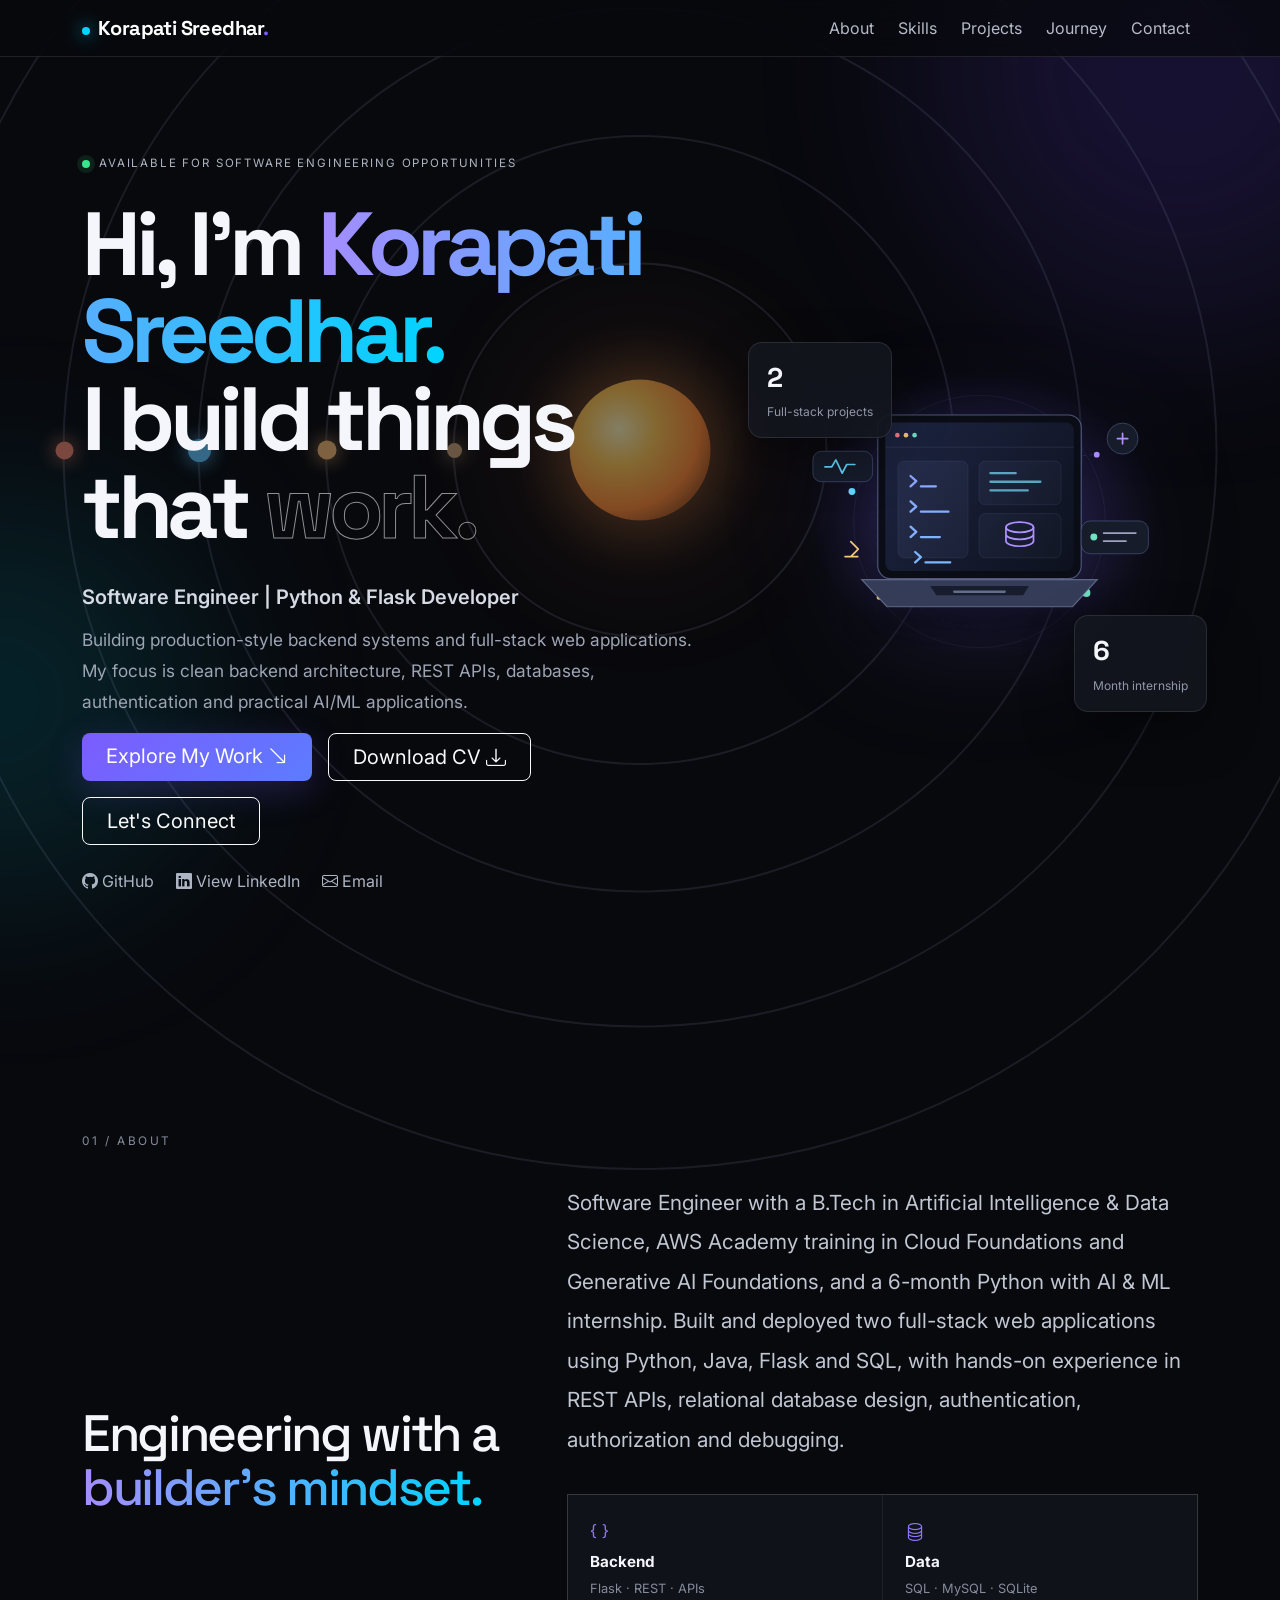
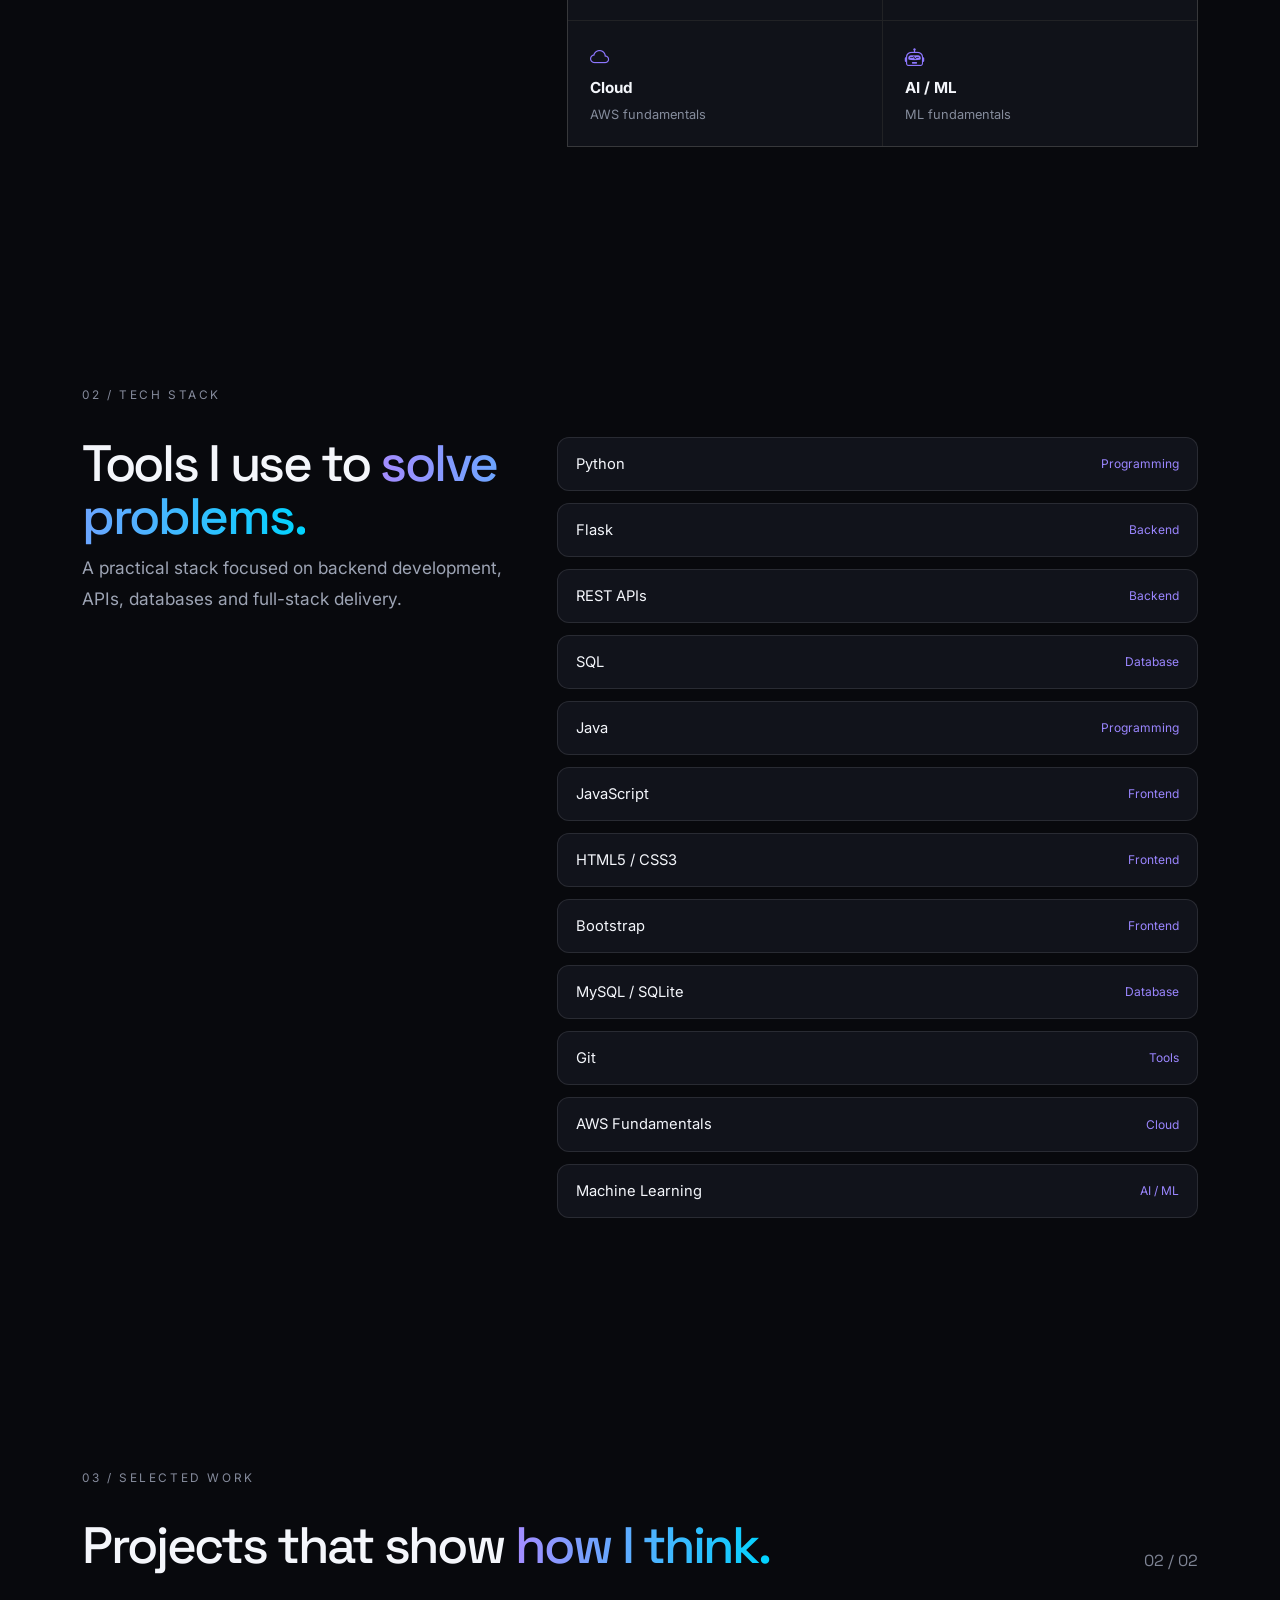
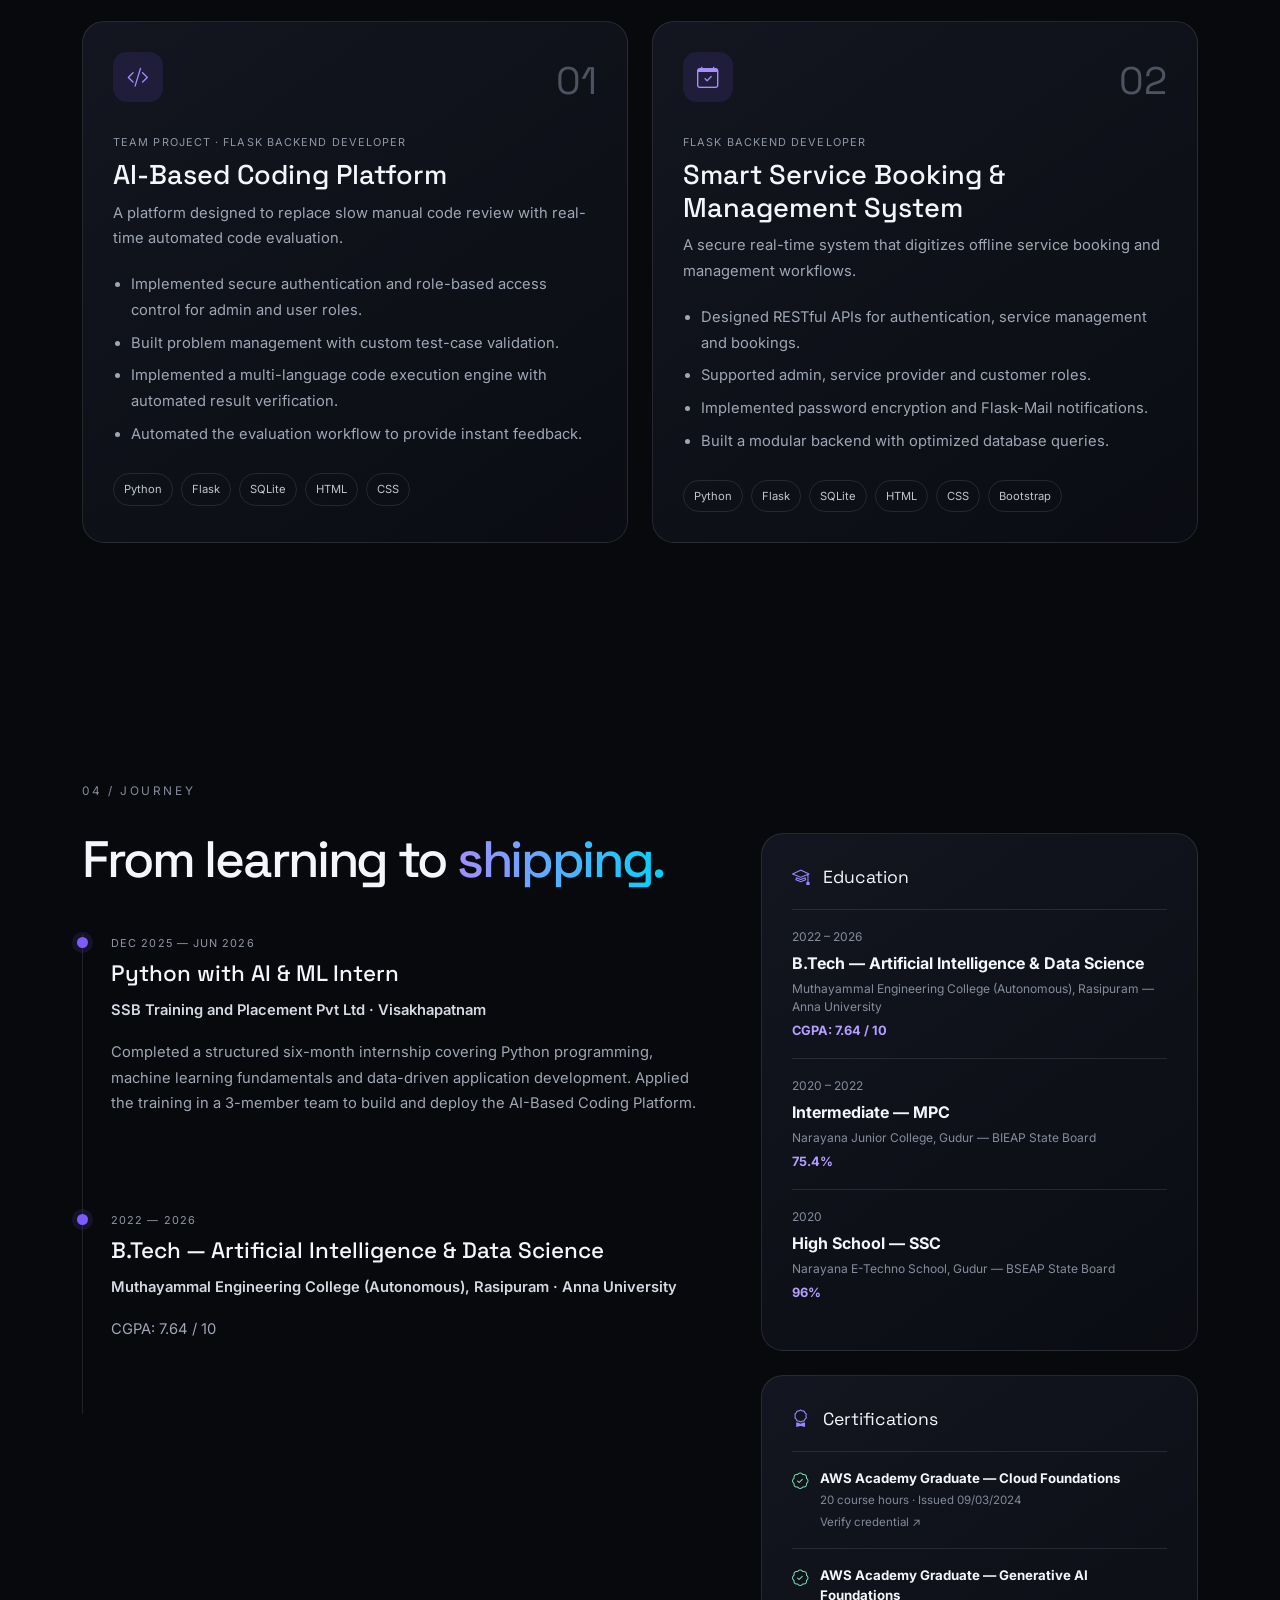
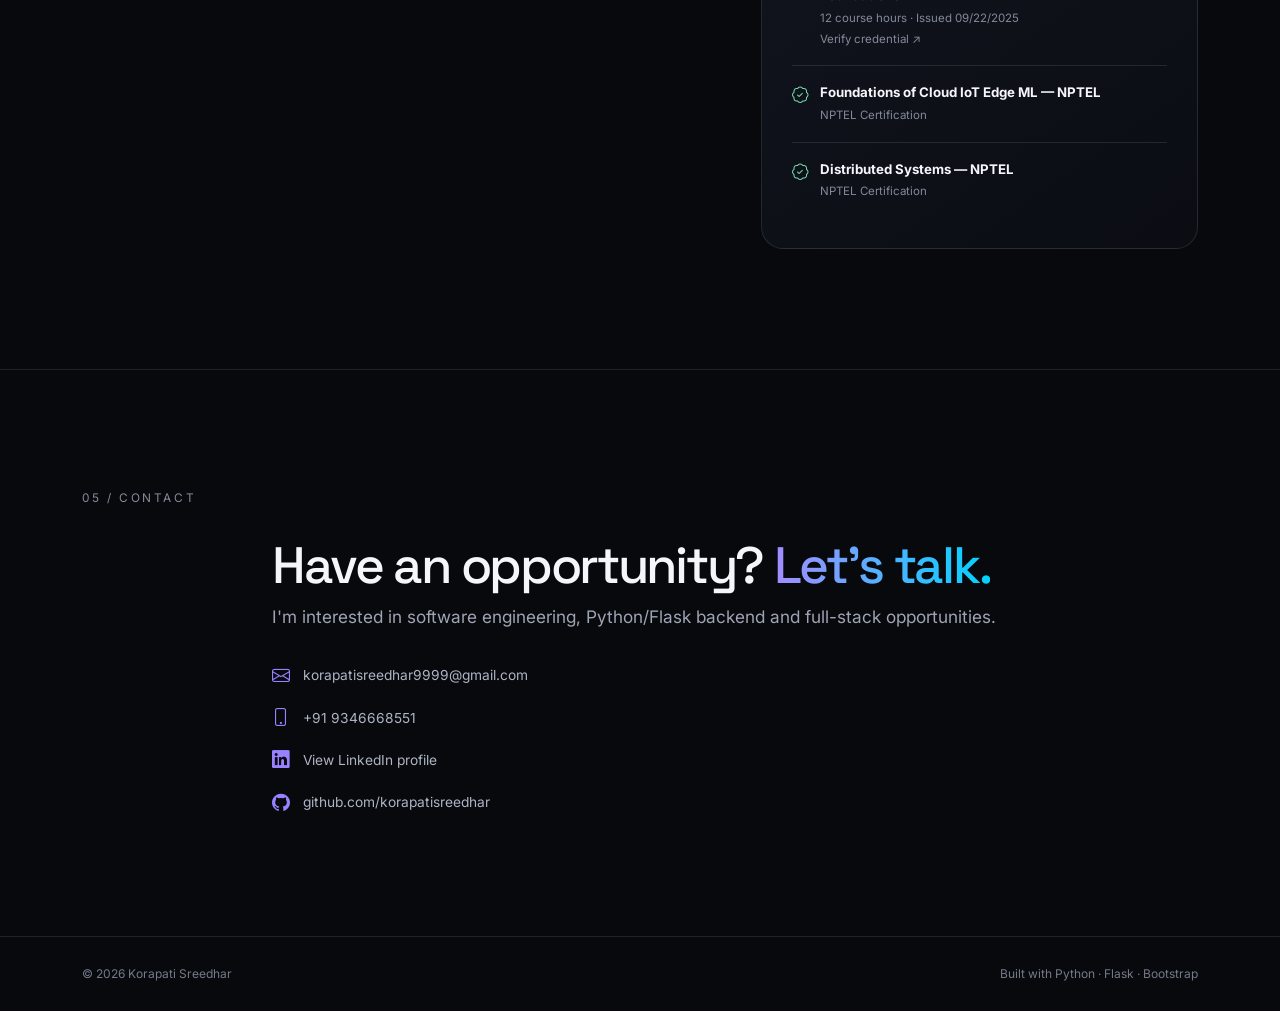
<file: index.html>
<!doctype html>
<html lang="en">
<head>
  <meta charset="utf-8">
  <meta name="viewport" content="width=device-width, initial-scale=1">
  <meta name="description" content="Portfolio of Korapati Sreedhar — Software Engineer, Python and Flask Developer.">
  <meta name="keywords" content="Korapati Sreedhar, Python Developer, Flask Developer, Software Engineer, REST API, AWS, AI Data Science">
  <meta name="author" content="Korapati Sreedhar">
  <title>Korapati Sreedhar | Software Engineer | Python & Flask Developer</title>

  <link rel="icon" type="image/svg+xml" href="static/img/favicon.svg">
  <link rel="preconnect" href="https://fonts.googleapis.com">
  <link rel="preconnect" href="https://fonts.gstatic.com" crossorigin>
  <link href="https://fonts.googleapis.com/css2?family=Inter:wght@400;500;600;700;800&family=Space+Grotesk:wght@500;600;700&display=swap" rel="stylesheet">
  <link href="https://cdn.jsdelivr.net/npm/bootstrap@5.3.3/dist/css/bootstrap.min.css" rel="stylesheet">
  <link href="https://cdn.jsdelivr.net/npm/bootstrap-icons@1.11.3/font/bootstrap-icons.css" rel="stylesheet">
  <link rel="stylesheet" href="static/css/style.css">
</head>
<body data-bs-spy="scroll" data-bs-target="#mainNav">

<div class="bg-grid"></div>
<div class="orb orb-one"></div>
<div class="orb orb-two"></div>
<div class="solar-system" aria-hidden="true">
  <div class="sun"></div>
  <div class="orbit orbit-one"><span class="orbit-planet planet-one"></span></div>
  <div class="orbit orbit-two"><span class="orbit-planet planet-two"></span></div>
  <div class="orbit orbit-three"><span class="orbit-planet planet-three"></span></div>
  <div class="orbit orbit-four"><span class="orbit-planet planet-four"></span></div>
  <div class="orbit orbit-five"><span class="orbit-planet planet-five"></span></div>
</div>

<nav id="mainNav" class="navbar navbar-expand-lg navbar-dark fixed-top glass-nav">
  <div class="container">
    <a class="navbar-brand fw-bold" href="#home"><span class="brand-dot"></span>Korapati Sreedhar<span class="accent">.</span></a>
    <button class="navbar-toggler" type="button" data-bs-toggle="collapse" data-bs-target="#navMenu">
      <span class="navbar-toggler-icon"></span>
    </button>
    <div class="collapse navbar-collapse" id="navMenu">
      <ul class="navbar-nav ms-auto align-items-lg-center gap-lg-2">
        <li class="nav-item"><a class="nav-link" href="#about">About</a></li>
        <li class="nav-item"><a class="nav-link" href="#skills">Skills</a></li>
        <li class="nav-item"><a class="nav-link" href="#projects">Projects</a></li>
        <li class="nav-item"><a class="nav-link" href="#experience">Journey</a></li>
        <li class="nav-item"><a class="nav-link" href="#contact">Contact</a></li>
      </ul>
    </div>
  </div>
</nav>

<main id="home">
<section class="hero section-pad">
  <div class="container">
    <div class="row align-items-center g-5">
      <div class="col-lg-7 reveal">
        <div class="eyebrow"><span class="pulse"></span> AVAILABLE FOR SOFTWARE ENGINEERING OPPORTUNITIES</div>
        <h1>Hi, I'm <span class="gradient-text"> Korapati Sreedhar.</span><br> I build things that <span class="outline-text">work.</span></h1>
        <p class="hero-role">Software Engineer | Python & Flask Developer</p>
        <p class="hero-copy">Building production-style backend systems and full-stack web applications. My focus is clean backend architecture, REST APIs, databases, authentication and practical AI/ML applications.</p>
        <div class="d-flex flex-wrap gap-3">
          <a class="btn btn-primary btn-lg px-4" href="#projects">Explore My Work <i class="bi bi-arrow-down-right"></i></a>
          <a class="btn btn-outline-light btn-lg px-4" href="/download-cv">Download CV <i class="bi bi-download"></i></a>
          <a class="btn btn-outline-light btn-lg px-4" href="#contact">Let's Connect</a>
        </div>
        <div class="social-row mt-4">
          <a href="https://github.com/korapatisreedhar" target="_blank" rel="noopener"><i class="bi bi-github"></i> GitHub</a>
          <a href="https://www.linkedin.com/in/sreedhar-korapati-77a0b024a" target="_blank" rel="noopener"><i class="bi bi-linkedin"></i> View LinkedIn</a>
          <a href="mailto:korapatisreedhar9999@gmail.com"><i class="bi bi-envelope"></i> Email</a>
        </div>
      </div>
      <div class="col-lg-5 reveal">
        <div class="hero-card">
          <img class="hero-illustration" src="static/img/engineering-illustration.svg" alt="Illustration of a software engineer's workstation with code, data, and connected systems">
          <div class="floating-stat stat-one"><strong>2</strong><span>Full-stack projects</span></div>
          <div class="floating-stat stat-two"><strong>6</strong><span>Month internship</span></div>
        </div>
      </div>
    </div>
  </div>
</section>

<section id="about" class="section-pad">
  <div class="container">
    <div class="section-label">01 / ABOUT</div>
    <div class="row g-5 align-items-center">
      <div class="col-lg-5 reveal">
        <h2>Engineering with a <span class="gradient-text">builder's mindset.</span></h2>
      </div>
      <div class="col-lg-7 reveal">
        <p class="large-copy">Software Engineer with a B.Tech in Artificial Intelligence & Data Science, AWS Academy training in Cloud Foundations and Generative AI Foundations, and a 6-month Python with AI & ML internship. Built and deployed two full-stack web applications using Python, Java, Flask and SQL, with hands-on experience in REST APIs, relational database design, authentication, authorization and debugging.</p>
        <div class="mini-grid">
          <div><i class="bi bi-braces"></i><strong>Backend</strong><span>Flask · REST · APIs</span></div>
          <div><i class="bi bi-database"></i><strong>Data</strong><span>SQL · MySQL · SQLite</span></div>
          <div><i class="bi bi-cloud"></i><strong>Cloud</strong><span>AWS fundamentals</span></div>
          <div><i class="bi bi-robot"></i><strong>AI / ML</strong><span>ML fundamentals</span></div>
        </div>
      </div>
    </div>
  </div>
</section>

<section id="skills" class="section-pad">
  <div class="container">
    <div class="section-label">02 / TECH STACK</div>
    <div class="row g-4">
      <div class="col-lg-5 reveal">
        <h2>Tools I use to <span class="gradient-text">solve problems.</span></h2>
        <p class="muted">A practical stack focused on backend development, APIs, databases and full-stack delivery.</p>
      </div>
      <div class="col-lg-7">
        
        <div class="skill-item reveal"><span>Python</span><small>Programming</small></div>
        
        <div class="skill-item reveal"><span>Flask</span><small>Backend</small></div>
        
        <div class="skill-item reveal"><span>REST APIs</span><small>Backend</small></div>
        
        <div class="skill-item reveal"><span>SQL</span><small>Database</small></div>
        
        <div class="skill-item reveal"><span>Java</span><small>Programming</small></div>
        
        <div class="skill-item reveal"><span>JavaScript</span><small>Frontend</small></div>
        
        <div class="skill-item reveal"><span>HTML5 / CSS3</span><small>Frontend</small></div>
        
        <div class="skill-item reveal"><span>Bootstrap</span><small>Frontend</small></div>
        
        <div class="skill-item reveal"><span>MySQL / SQLite</span><small>Database</small></div>
        
        <div class="skill-item reveal"><span>Git</span><small>Tools</small></div>
        
        <div class="skill-item reveal"><span>AWS Fundamentals</span><small>Cloud</small></div>
        
        <div class="skill-item reveal"><span>Machine Learning</span><small>AI / ML</small></div>
        
      </div>
    </div>
  </div>
</section>

<section id="projects" class="section-pad">
  <div class="container">
    <div class="section-label">03 / SELECTED WORK</div>
    <div class="d-flex flex-wrap justify-content-between align-items-end gap-3 mb-5">
      <h2 class="mb-0">Projects that show <span class="gradient-text">how I think.</span></h2>
      <span class="project-count">02 / 02</span>
    </div>
    <div class="row g-4">
      
      <div class="col-lg-6 reveal">
        <article class="project-card">
          <div class="project-top">
            <div class="project-icon"><i class="bi bi-code-slash"></i></div>
            <span class="project-number">01</span>
          </div>
          <div class="project-type">Team Project · Flask Backend Developer</div>
          <h3>AI-Based Coding Platform</h3>
          <p>A platform designed to replace slow manual code review with real-time automated code evaluation.</p>
          <ul>
            <li>Implemented secure authentication and role-based access control for admin and user roles.</li><li>Built problem management with custom test-case validation.</li><li>Implemented a multi-language code execution engine with automated result verification.</li><li>Automated the evaluation workflow to provide instant feedback.</li>
          </ul>
          <div class="stack-row">
            <span>Python</span><span>Flask</span><span>SQLite</span><span>HTML</span><span>CSS</span>
          </div>
        </article>
      </div>
      
      <div class="col-lg-6 reveal">
        <article class="project-card">
          <div class="project-top">
            <div class="project-icon"><i class="bi bi-calendar-check"></i></div>
            <span class="project-number">02</span>
          </div>
          <div class="project-type">Flask Backend Developer</div>
          <h3>Smart Service Booking & Management System</h3>
          <p>A secure real-time system that digitizes offline service booking and management workflows.</p>
          <ul>
            <li>Designed RESTful APIs for authentication, service management and bookings.</li><li>Supported admin, service provider and customer roles.</li><li>Implemented password encryption and Flask-Mail notifications.</li><li>Built a modular backend with optimized database queries.</li>
          </ul>
          <div class="stack-row">
            <span>Python</span><span>Flask</span><span>SQLite</span><span>HTML</span><span>CSS</span><span>Bootstrap</span>
          </div>
        </article>
      </div>
      
    </div>
  </div>
</section>

<section id="experience" class="section-pad">
  <div class="container">
    <div class="section-label">04 / JOURNEY</div>
    <div class="row g-5">
      <div class="col-lg-7 reveal">
        <h2>From learning to <span class="gradient-text">shipping.</span></h2>
        <div class="timeline mt-5">
          <div class="timeline-item">
            <span class="timeline-dot"></span>
            <div class="timeline-date">DEC 2025 — JUN 2026</div>
            <h3>Python with AI & ML Intern</h3>
            <p class="company">SSB Training and Placement Pvt Ltd · Visakhapatnam</p>
            <p>Completed a structured six-month internship covering Python programming, machine learning fundamentals and data-driven application development. Applied the training in a 3-member team to build and deploy the AI-Based Coding Platform.</p>
          </div>
          <div class="timeline-item">
            <span class="timeline-dot"></span>
            <div class="timeline-date">2022 — 2026</div>
            <h3>B.Tech — Artificial Intelligence & Data Science</h3>
            <p class="company">Muthayammal Engineering College (Autonomous), Rasipuram · Anna University</p>
            <p>CGPA: 7.64 / 10</p>
          </div>
        </div>
      </div>
      <div class="col-lg-5 reveal">
        <div class="side-card">
          <div class="side-title"><i class="bi bi-mortarboard"></i> Education</div>
          
          <div class="edu-item">
            <small>2022 – 2026</small><strong>B.Tech — Artificial Intelligence & Data Science</strong><span>Muthayammal Engineering College (Autonomous), Rasipuram — Anna University</span><b>CGPA: 7.64 / 10</b>
          </div>
          
          <div class="edu-item">
            <small>2020 – 2022</small><strong>Intermediate — MPC</strong><span>Narayana Junior College, Gudur — BIEAP State Board</span><b>75.4%</b>
          </div>
          
          <div class="edu-item">
            <small>2020</small><strong>High School — SSC</strong><span>Narayana E-Techno School, Gudur — BSEAP State Board</span><b>96%</b>
          </div>
          
        </div>
        <div class="side-card mt-4">
          <div class="side-title"><i class="bi bi-award"></i> Certifications</div>
          
          <div class="cert-item">
            <i class="bi bi-patch-check"></i>
            <div><strong>AWS Academy Graduate — Cloud Foundations</strong><span>20 course hours · Issued 09/03/2024</span><a href="https://credly.com/go/Mh8CQO0n" target="_blank" rel="noopener">Verify credential ↗</a></div>
          </div>
          
          <div class="cert-item">
            <i class="bi bi-patch-check"></i>
            <div><strong>AWS Academy Graduate — Generative AI Foundations</strong><span>12 course hours · Issued 09/22/2025</span><a href="https://credly.com/badges/006347e3-b0c2-4b7e-8e74-ee17e98fd7c4" target="_blank" rel="noopener">Verify credential ↗</a></div>
          </div>
          
          <div class="cert-item">
            <i class="bi bi-patch-check"></i>
            <div><strong>Foundations of Cloud IoT Edge ML — NPTEL</strong><span>NPTEL Certification</span></div>
          </div>
          
          <div class="cert-item">
            <i class="bi bi-patch-check"></i>
            <div><strong>Distributed Systems — NPTEL</strong><span>NPTEL Certification</span></div>
          </div>
          
        </div>
      </div>
    </div>
  </div>
</section>

<section id="contact" class="section-pad contact-section">
  <div class="container">
    <div class="section-label">05 / CONTACT</div>
    <div class="row justify-content-center">
      <div class="col-lg-8 reveal">
        <h2>Have an opportunity? <span class="gradient-text">Let's talk.</span></h2>
        <p class="muted">I'm interested in software engineering, Python/Flask backend and full-stack opportunities.</p>
        <div class="contact-links">
          <a href="mailto:korapatisreedhar9999@gmail.com"><i class="bi bi-envelope"></i><span>korapatisreedhar9999@gmail.com</span></a>
          <a href="tel:+91 9346668551"><i class="bi bi-phone"></i><span>+91 9346668551</span></a>
          <a href="https://www.linkedin.com/in/sreedhar-korapati-77a0b024a" target="_blank" rel="noopener"><i class="bi bi-linkedin"></i><span>View LinkedIn profile</span></a>
          <a href="https://github.com/korapatisreedhar" target="_blank" rel="noopener"><i class="bi bi-github"></i><span>github.com/korapatisreedhar</span></a>
        </div>
      </div>
    </div>
  </div>
</section>
</main>

<footer class="footer">
  <div class="container d-flex flex-wrap justify-content-between gap-3">
    <span>© 2026 Korapati Sreedhar</span>
    <span>Built with Python · Flask · Bootstrap</span>
  </div>
</footer>

<script src="https://cdn.jsdelivr.net/npm/bootstrap@5.3.3/dist/js/bootstrap.bundle.min.js"></script>
<script src="static/js/main.js"></script>
</body>
</html>
</file>
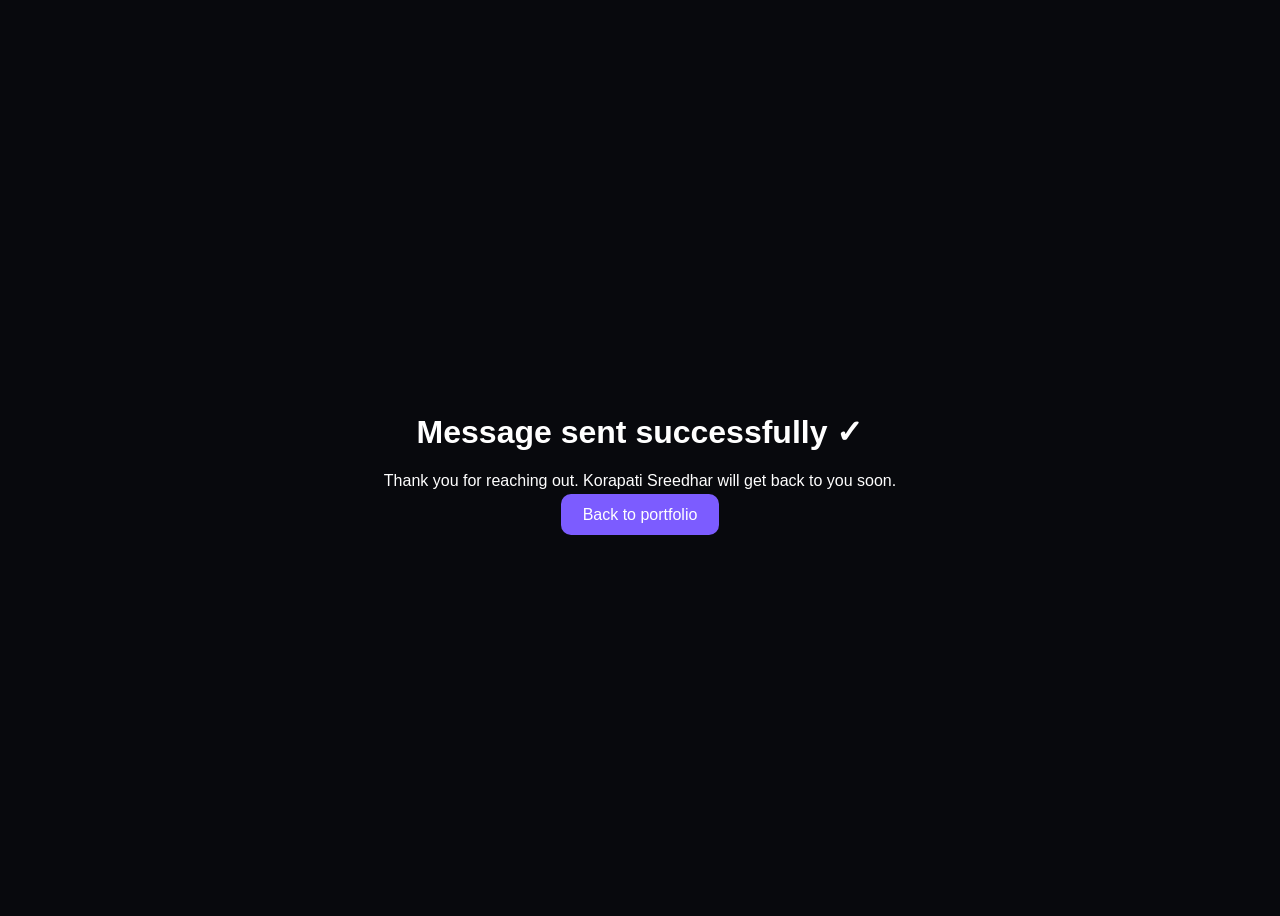
<file: success.html>
<!doctype html><html><head><meta charset="utf-8"><meta name="viewport" content="width=device-width,initial-scale=1"><title>Message Sent | Korapati Sreedhar</title><style>body{background:#08090d;color:#fff;font-family:Arial,sans-serif;min-height:100vh;display:grid;place-items:center;text-align:center}.box{max-width:600px;padding:40px}.btn{background:#7c5cff;color:#fff;padding:12px 22px;border-radius:10px;text-decoration:none}</style></head><body><div class="box"><h1>Message sent successfully ✓</h1><p>Thank you for reaching out. Korapati Sreedhar will get back to you soon.</p><a class="btn" href="index.html">Back to portfolio</a></div></body></html>
</file>
<file: static/css/style.css>
:root{
  --bg:#08090d;--surface:#101219;--surface2:#151822;--text:#f4f6fb;--muted:#9da4b4;
  --line:rgba(255,255,255,.10);--accent:#7c5cff;--accent2:#00d4ff;
}
*{scroll-behavior:smooth}body{margin:0;background:var(--bg);color:var(--text);font-family:Inter,sans-serif;overflow-x:hidden;isolation:isolate}
h1,h2,h3,.navbar-brand{font-family:"Space Grotesk",sans-serif}h1{font-size:clamp(3.1rem,7vw,6.4rem);line-height:.98;letter-spacing:-.06em;font-weight:700}
h2{font-size:clamp(2.2rem,4vw,4rem);line-height:1.05;letter-spacing:-.045em}.accent,.gradient-text{color:var(--accent)}
.gradient-text{background:linear-gradient(90deg,#a58cff,#00d4ff);-webkit-background-clip:text;background-clip:text;color:transparent}
.outline-text{-webkit-text-stroke:1px rgba(255,255,255,.55);color:transparent}.muted{color:var(--muted);font-size:1.08rem;line-height:1.8}
.section-pad{padding:120px 0}.section-label{font-size:.74rem;letter-spacing:.22em;color:#858b9c;margin-bottom:32px}
.bg-grid{position:fixed;inset:0;pointer-events:none;opacity:.18;background-image:linear-gradient(rgba(255,255,255,.035) 1px,transparent 1px),linear-gradient(90deg,rgba(255,255,255,.035) 1px,transparent 1px);background-size:50px 50px;mask-image:linear-gradient(to bottom,black,transparent 85%);z-index:-3;animation:grid-drift 60s linear infinite}
.orb{position:fixed;border-radius:50%;filter:blur(100px);opacity:.15;z-index:-2;animation:orb-drift 26s ease-in-out infinite alternate}.orb-one{width:500px;height:500px;background:#7048ff;top:-180px;right:-150px}.orb-two{width:400px;height:400px;background:#00bcd4;bottom:0;left:-200px;animation-delay:-13s}
.solar-system{position:fixed;z-index:-1;top:50%;left:50%;width:min(150vw,1500px);aspect-ratio:1;transform:translate(-50%,-50%);pointer-events:none;opacity:.5}
.sun{position:absolute;top:50%;left:50%;width:clamp(90px,11vw,150px);aspect-ratio:1;transform:translate(-50%,-50%);border-radius:50%;background:radial-gradient(circle at 35% 35%,#fff5bd 0,#ffc857 28%,#ff8b38 62%,rgba(255,113,48,.25) 100%);box-shadow:0 0 45px 18px rgba(255,164,72,.3),0 0 140px 50px rgba(255,129,64,.18)}
.orbit{position:absolute;top:50%;left:50%;aspect-ratio:1;border:2px solid rgba(198,204,255,.2);border-radius:50%;transform:translate(-50%,-50%);animation:orbit-spin linear infinite}
.orbit-one{width:25%;animation-duration:12s}.orbit-two{width:42%;animation-duration:20s}.orbit-three{width:59%;animation-duration:31s}.orbit-four{width:77%;animation-duration:45s}.orbit-five{width:96%;animation-duration:60s}
.orbit-planet{position:absolute;top:50%;left:0;display:block;width:clamp(14px,1.5vw,22px);aspect-ratio:1;transform:translate(-50%,-50%);border-radius:50%;box-shadow:0 0 20px currentColor}
.planet-one{color:#c8a47a;background:#c8a47a;width:15px}.planet-two{color:#f5ba75;background:#f5ba75;width:19px}.planet-three{color:#62c7ff;background:#62c7ff;width:23px}.planet-four{color:#ef826c;background:#ef826c;width:18px}.planet-five{color:#d6b98b;background:#d6b98b;width:34px}
@keyframes orbit-spin{to{rotate:360deg}}
@keyframes orb-drift{from{transform:translate3d(0,0,0) scale(1)}to{transform:translate3d(-35px,45px,0) scale(1.08)}}
@keyframes grid-drift{to{background-position:50px 50px}}
.glass-nav{background:rgba(8,9,13,.72);backdrop-filter:blur(18px);border-bottom:1px solid var(--line)}.navbar-brand{letter-spacing:-.03em}.brand-dot{display:inline-block;width:8px;height:8px;background:var(--accent2);border-radius:50%;margin-right:8px;box-shadow:0 0 18px var(--accent2)}
.nav-link{color:#b5bac7!important}.nav-link:hover{color:#fff!important}.hero{min-height:100vh;display:flex;align-items:center;padding-top:150px}
.eyebrow{display:inline-flex;align-items:center;gap:9px;font-size:.72rem;letter-spacing:.16em;color:#aeb4c4;margin-bottom:28px}.pulse{width:8px;height:8px;border-radius:50%;background:#39e58c;box-shadow:0 0 0 5px rgba(57,229,140,.1)}
.hero-role{font-size:1.25rem;color:#d6dae4;margin:30px 0 12px;font-weight:600}.hero-copy{max-width:650px;color:var(--muted);font-size:1.08rem;line-height:1.8}
.btn-primary{background:linear-gradient(135deg,#7c5cff,#5c7cff);border:0;box-shadow:0 10px 35px rgba(124,92,255,.22)}.btn-primary:hover{transform:translateY(-2px)}
.social-row{display:flex;gap:22px;flex-wrap:wrap}.social-row a,.contact-links a{color:#adb4c4;text-decoration:none}.social-row a:hover,.contact-links a:hover{color:#fff}
.hero-card{position:relative;min-height:500px;display:flex;align-items:center;justify-content:center}.hero-illustration{width:115%;max-width:620px;height:auto;object-fit:contain;filter:drop-shadow(0 25px 55px rgba(91,83,190,.18));animation:illustration-float 7s ease-in-out infinite}
@keyframes illustration-float{0%,100%{transform:translateY(0)}50%{transform:translateY(-12px)}}
.floating-stat{position:absolute;background:rgba(20,23,32,.85);border:1px solid var(--line);backdrop-filter:blur(15px);padding:15px 18px;border-radius:14px;box-shadow:0 20px 50px rgba(0,0,0,.35)}.floating-stat strong{display:block;font-size:1.7rem;font-family:"Space Grotesk"}.floating-stat span{color:#9097a8;font-size:.75rem}.stat-one{top:14%;left:-3%}.stat-two{right:-2%;bottom:12%}
.large-copy{font-size:1.3rem;line-height:1.9;color:#c0c6d2}.mini-grid{display:grid;grid-template-columns:1fr 1fr;gap:1px;background:var(--line);border:1px solid var(--line);margin-top:35px}.mini-grid div{background:var(--surface);padding:22px;display:grid;gap:5px}.mini-grid i{color:#8e77ff;font-size:1.2rem}.mini-grid strong{font-size:.95rem}.mini-grid span{color:#858c9c;font-size:.8rem}
.skill-item{display:flex;justify-content:space-between;align-items:center;gap:16px;margin-bottom:12px;padding:15px 18px;background:rgba(21,24,34,.72);border:1px solid var(--line);border-radius:12px;font-size:.92rem}.skill-item small{color:#9b86ff;font-size:.75rem}
.project-card,.side-card,.contact-form{height:100%;background:linear-gradient(145deg,rgba(21,24,34,.9),rgba(12,14,20,.9));border:1px solid var(--line);border-radius:22px;padding:30px;transition:.35s}.project-card:hover{transform:translateY(-8px);border-color:rgba(124,92,255,.4);box-shadow:0 25px 70px rgba(0,0,0,.3)}.project-top{display:flex;justify-content:space-between}.project-icon{width:50px;height:50px;display:grid;place-items:center;border-radius:14px;background:rgba(124,92,255,.12);color:#a58cff;font-size:1.35rem}.project-number{color:#4d5361;font-family:"Space Grotesk";font-size:2.4rem}.project-type,.timeline-date{color:#8f96a6;text-transform:uppercase;letter-spacing:.1em;font-size:.68rem;margin-top:24px}.project-card h3{font-size:1.7rem;margin:9px 0}.project-card p,.project-card li,.timeline-item p{color:#9fa6b5;line-height:1.75;font-size:.92rem}.project-card ul{padding-left:18px;margin:20px 0}.project-card li{margin:7px 0}.stack-row{display:flex;gap:8px;flex-wrap:wrap;margin-top:25px}.stack-row span{padding:7px 10px;border:1px solid var(--line);border-radius:999px;color:#c0c5d0;font-size:.7rem}
.project-count{font-family:"Space Grotesk";color:#7e8494}.timeline{border-left:1px solid var(--line);padding-left:28px}.timeline-item{position:relative;padding-bottom:55px}.timeline-dot{position:absolute;left:-34px;top:2px;width:11px;height:11px;border-radius:50%;background:var(--accent);box-shadow:0 0 0 5px rgba(124,92,255,.12)}.timeline-item h3{font-size:1.4rem;margin:10px 0}.timeline-item .company{color:#d5d9e2;font-weight:600}.side-card{height:auto}.side-title{font-family:"Space Grotesk";font-size:1.1rem;padding-bottom:18px;border-bottom:1px solid var(--line)}.side-title i{color:#9b86ff;margin-right:8px}.edu-item{padding:18px 0;border-bottom:1px solid var(--line);display:grid;gap:5px}.edu-item:last-child{border:0}.edu-item small,.edu-item span{color:#858c9d;font-size:.75rem}.edu-item b{color:#b49fff;font-size:.8rem}.cert-item{display:flex;gap:12px;padding:17px 0;border-bottom:1px solid var(--line)}.cert-item:last-child{border:0}.cert-item>i{color:#75ddaf}.cert-item div{display:grid;gap:4px}.cert-item strong{font-size:.83rem}.cert-item span,.cert-item a{font-size:.72rem;color:#82899a;text-decoration:none}.cert-item a:hover{color:#fff}
.contact-section{border-top:1px solid var(--line)}.contact-links{display:grid;gap:16px;margin-top:30px}.contact-links a{display:flex;gap:13px;align-items:center;font-size:.86rem}.contact-links i{color:#9882ff;font-size:1.1rem}.contact-form label{display:block;color:#9ea5b4;font-size:.75rem;margin-bottom:7px}.contact-form input,.contact-form textarea{width:100%;background:#0c0e14;border:1px solid var(--line);border-radius:11px;padding:13px 15px;color:#fff;outline:0}.contact-form input:focus,.contact-form textarea:focus{border-color:#7561d9;box-shadow:0 0 0 3px rgba(124,92,255,.08)}.footer{border-top:1px solid var(--line);padding:28px 0;color:#737a8a;font-size:.75rem}
.reveal{opacity:0;transform:translateY(20px);transition:opacity .7s ease,transform .7s ease}.reveal.visible{opacity:1;transform:none}
@media(max-width:991px){.hero{padding-top:130px}.hero-card{min-height:430px}.stat-one{left:0}.stat-two{right:0}.section-pad{padding:90px 0}}
@media(max-width:575px){.section-pad{padding:75px 0}.hero-card{min-height:360px}.hero-illustration{width:120%}.floating-stat{padding:10px 12px}.floating-stat strong{font-size:1.3rem}.floating-stat span{font-size:.65rem}.mini-grid{grid-template-columns:1fr}}
@media(max-width:767px){.solar-system{top:50%;left:50%;width:145vw;opacity:.32}.orbit{border-width:1px}}
@media(prefers-reduced-motion:reduce){*,*::before,*::after{scroll-behavior:auto!important;animation-duration:.01ms!important;animation-iteration-count:1!important;transition-duration:.01ms!important}.reveal{opacity:1;transform:none}}
</file>
